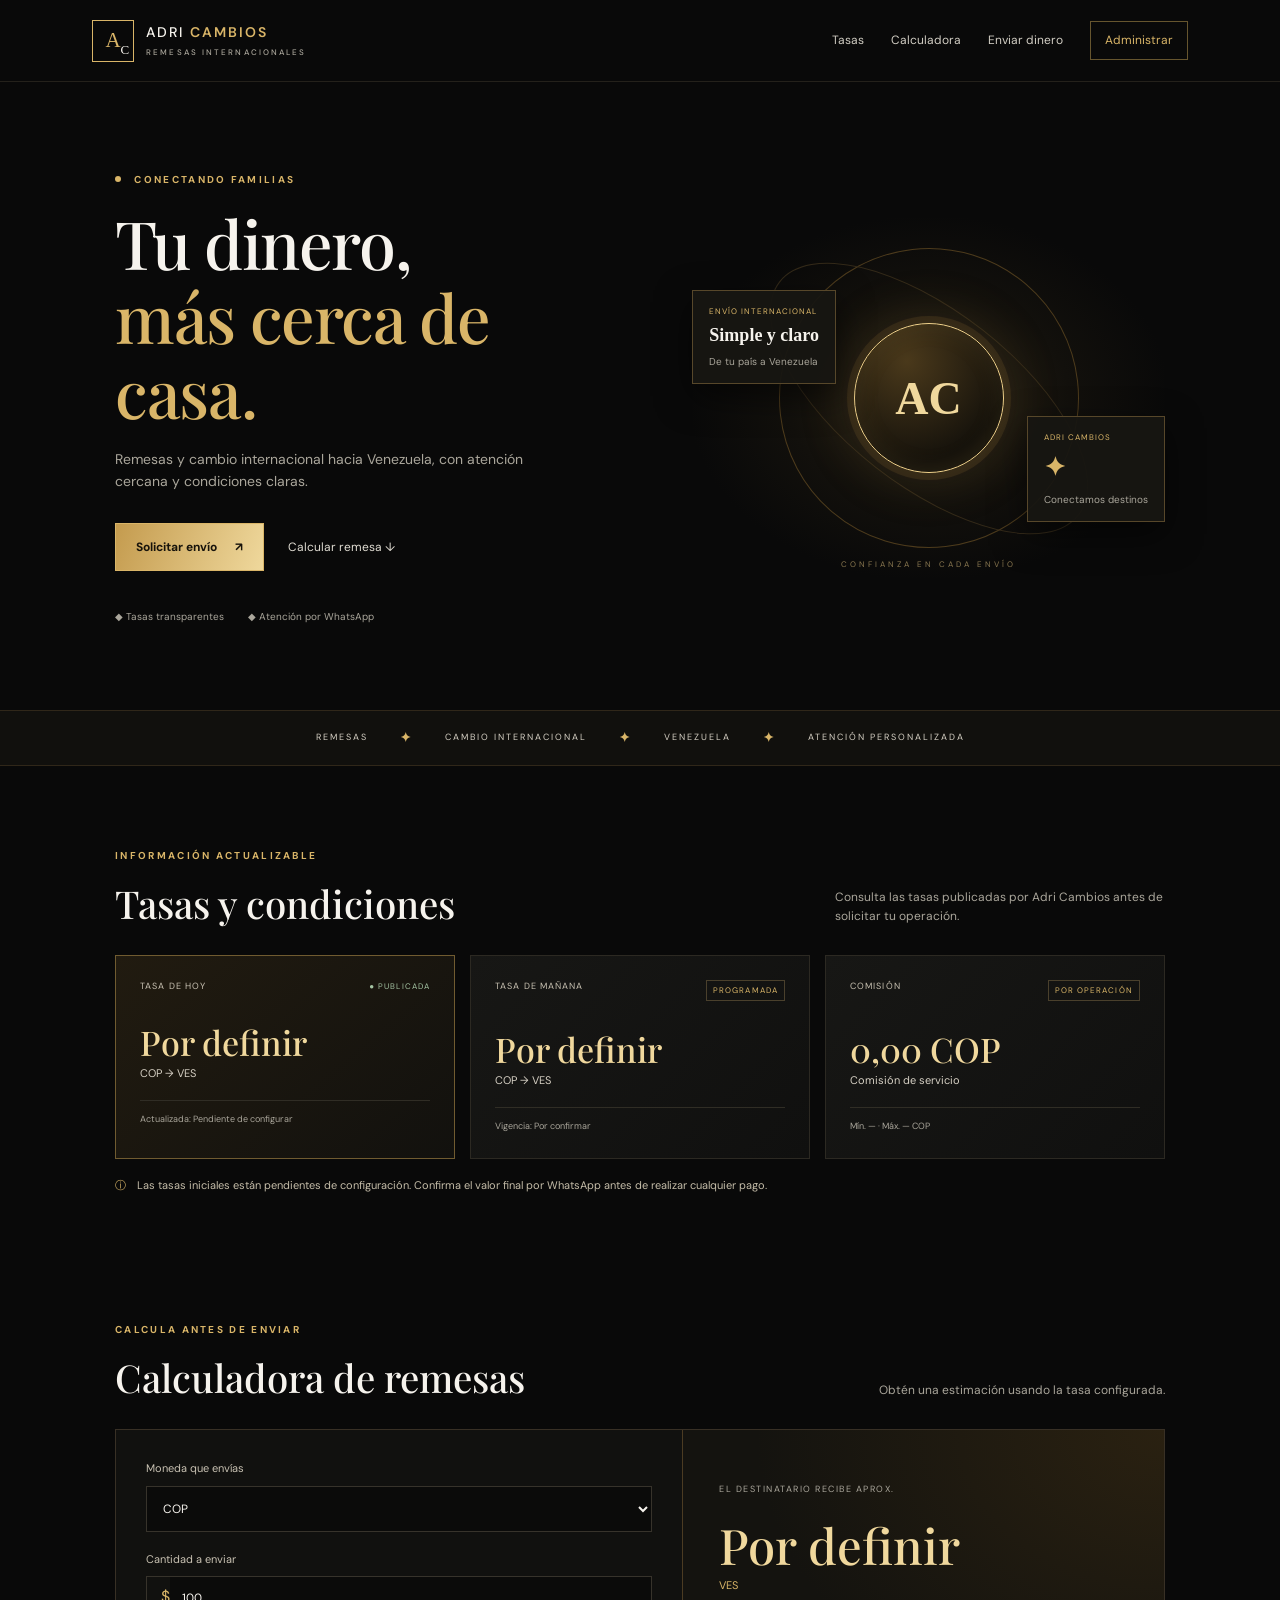
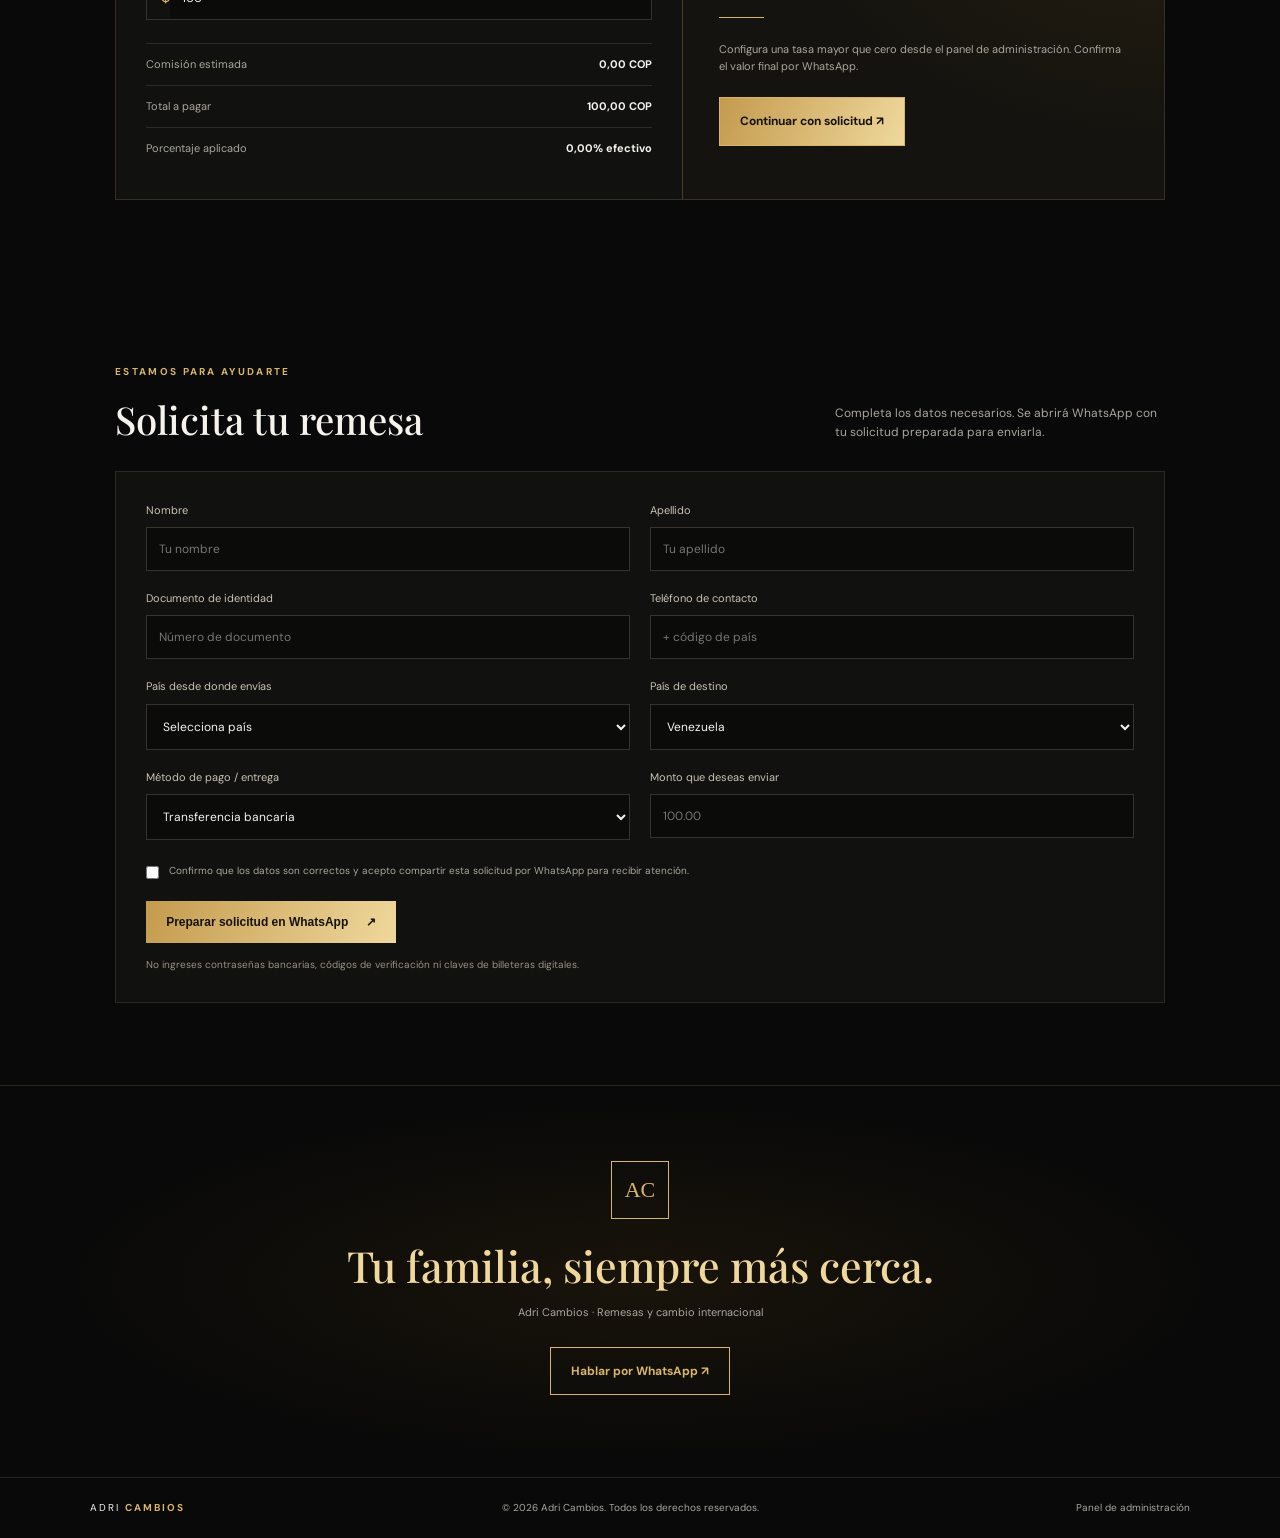
<file: index.html>
<!doctype html>
<html lang="es">
<head>
  <meta charset="utf-8">
  <meta name="viewport" content="width=device-width, initial-scale=1">
  <meta name="theme-color" content="#0a0a0a">
  <meta name="description" content="Adri Cambios: remesas y cambios internacionales hacia Venezuela.">
  <title>Adri Cambios | Remesas y cambio internacional</title>
  <link rel="icon" href="favicon.svg" type="image/svg+xml"><link rel="stylesheet" href="styles.css">
</head>
<body>
  <header class="topbar">
    <a class="brand" href="#inicio" aria-label="Adri Cambios inicio"><span class="brand-mark">A<span>C</span></span><span class="brand-name">ADRI <b>CAMBIOS</b><small>REMESAS INTERNACIONALES</small></span></a>
    <nav><a href="#tasas">Tasas</a><a href="#calculadora">Calculadora</a><a href="#enviar">Enviar dinero</a><a class="nav-admin" href="admin.html">Administrar</a></nav>
  </header>

  <main>
    <section class="hero" id="inicio">
      <div class="hero-copy">
        <p class="eyebrow"><span class="dot"></span> CONECTANDO FAMILIAS</p>
        <h1>Tu dinero,<br><em>más cerca de casa.</em></h1>
        <p class="hero-text">Remesas y cambio internacional hacia Venezuela, con atención cercana y condiciones claras.</p>
        <div class="hero-actions"><a class="button gold-button" href="#enviar">Solicitar envío <span>↗</span></a><a class="text-link" href="#calculadora">Calcular remesa ↓</a></div>
        <div class="trust-row"><span>◆ Tasas transparentes</span><span>◆ Atención por WhatsApp</span></div>
      </div>
      <div class="hero-art" aria-label="Ilustración decorativa de transferencia internacional">
        <div class="orbit orbit-one"></div><div class="orbit orbit-two"></div><div class="gold-coin">AC</div>
        <div class="float-card card-left"><small>ENVÍO INTERNACIONAL</small><b>Simple y claro</b><span>De tu país a Venezuela</span></div>
        <div class="float-card card-right"><small>ADRI CAMBIOS</small><b>✦</b><span>Conectamos destinos</span></div>
        <div class="art-caption">CONFIANZA EN CADA ENVÍO</div>
      </div>
    </section>

    <section class="ticker"><span>REMESAS</span><b>✦</b><span>CAMBIO INTERNACIONAL</span><b>✦</b><span>VENEZUELA</span><b>✦</b><span>ATENCIÓN PERSONALIZADA</span></section>

    <section class="section" id="tasas">
      <div class="section-heading"><div><p class="eyebrow">INFORMACIÓN ACTUALIZABLE</p><h2>Tasas y condiciones</h2></div><p class="muted">Consulta las tasas publicadas por Adri Cambios antes de solicitar tu operación.</p></div>
      <div class="rate-grid">
        <article class="rate-card featured"><div class="rate-top"><span>TASA DE HOY</span><span class="status-dot">● PUBLICADA</span></div><div class="rate-number" id="todayRate">—</div><div class="rate-label" id="todayLabel">COP → VES</div><div class="rate-foot">Actualizada: <span id="updatedAt">Pendiente de configurar</span></div></article>
        <article class="rate-card"><div class="rate-top"><span>TASA DE MAÑANA</span><span class="pill">PROGRAMADA</span></div><div class="rate-number" id="tomorrowRate">—</div><div class="rate-label" id="tomorrowLabel">COP → VES</div><div class="rate-foot">Vigencia: <span id="tomorrowDate">Por confirmar</span></div></article>
        <article class="rate-card"><div class="rate-top"><span>COMISIÓN</span><span class="pill">POR OPERACIÓN</span></div><div class="rate-number" id="feeDisplay">—</div><div class="rate-label">Comisión de servicio</div><div class="rate-foot" id="limitsDisplay">Límites por configurar</div></article>
      </div>
      <p class="notice"><span>ⓘ</span> Las tasas iniciales están pendientes de configuración. Confirma el valor final por WhatsApp antes de realizar cualquier pago.</p>
    </section>

    <section class="section calculator-section" id="calculadora">
      <div class="section-heading"><div><p class="eyebrow">CALCULA ANTES DE ENVIAR</p><h2>Calculadora de remesas</h2></div><p class="muted">Obtén una estimación usando la tasa configurada.</p></div>
      <div class="calculator">
        <div class="calc-form">
          <label for="currency">Moneda que envías</label><select id="currency"></select>
          <label for="amount">Cantidad a enviar</label><div class="amount-input"><span id="currencySymbol">$</span><input id="amount" type="number" min="0" step="any" placeholder="100.00" value="100"></div>
          <div class="calc-row"><span>Comisión estimada</span><b id="calcFee">—</b></div><div class="calc-row"><span>Total a pagar</span><b id="calcTotal">—</b></div><div class="calc-row"><span>Porcentaje aplicado</span><b id="calcPercent">—</b></div>
        </div>
        <div class="calc-result"><span class="result-kicker">EL DESTINATARIO RECIBE APROX.</span><div class="result-amount" id="receiveAmount">—</div><div class="result-currency" id="receiveCurrency">VES</div><div class="result-divider"></div><p id="calcExplanation">Configura una tasa desde el panel de administración para activar el cálculo.</p><a href="#enviar" class="button gold-button">Continuar con solicitud ↗</a></div>
      </div>
    </section>

    <section class="section" id="enviar">
      <div class="section-heading"><div><p class="eyebrow">ESTAMOS PARA AYUDARTE</p><h2>Solicita tu remesa</h2></div><p class="muted">Completa los datos necesarios. Se abrirá WhatsApp con tu solicitud preparada para enviarla.</p></div>
      <form id="remitForm" class="request-form">
        <div class="form-grid">
          <div><label for="firstName">Nombre</label><input id="firstName" required autocomplete="given-name" placeholder="Tu nombre"></div>
          <div><label for="lastName">Apellido</label><input id="lastName" required autocomplete="family-name" placeholder="Tu apellido"></div>
          <div><label for="documentId">Documento de identidad</label><input id="documentId" required autocomplete="off" placeholder="Número de documento"></div>
          <div><label for="phone">Teléfono de contacto</label><input id="phone" required type="tel" autocomplete="tel" placeholder="+ código de país"></div>
          <div><label for="origin">País desde donde envías</label><select id="origin" required><option value="">Selecciona país</option><option>Colombia</option><option>Chile</option><option>Perú</option><option>Ecuador</option><option>Estados Unidos</option><option>España</option><option>Panamá</option><option>Otro</option></select></div>
          <div><label for="destination">País de destino</label><select id="destination" required><option value="Venezuela">Venezuela</option></select></div>
          <div><label for="method">Método de pago / entrega</label><select id="method" required></select></div>
          <div><label for="sendAmount">Monto que deseas enviar</label><input id="sendAmount" type="number" min="0.01" step="any" required placeholder="100.00"></div>
        </div>
        <label class="consent"><input id="consent" type="checkbox" required><span>Confirmo que los datos son correctos y acepto compartir esta solicitud por WhatsApp para recibir atención.</span></label>
        <button class="button gold-button submit-button" type="submit">Preparar solicitud en WhatsApp <span>↗</span></button>
        <p class="form-note">No ingreses contraseñas bancarias, códigos de verificación ni claves de billeteras digitales.</p>
      </form>
    </section>
    <section class="closing"><div class="closing-mark">AC</div><h2>Tu familia, siempre más cerca.</h2><p>Adri Cambios · Remesas y cambio internacional</p><a class="button outline-button" href="https://wa.me/584145811952" target="_blank" rel="noopener">Hablar por WhatsApp ↗</a></section>
  </main>
  <footer><a class="footer-brand" href="#inicio">ADRI <b>CAMBIOS</b></a><span>© <span id="year"></span> Adri Cambios. Todos los derechos reservados.</span><a href="admin.html">Panel de administración</a></footer>
  <script src="site-config.js"></script><script src="app.js"></script>
</body>
</html>
</file>
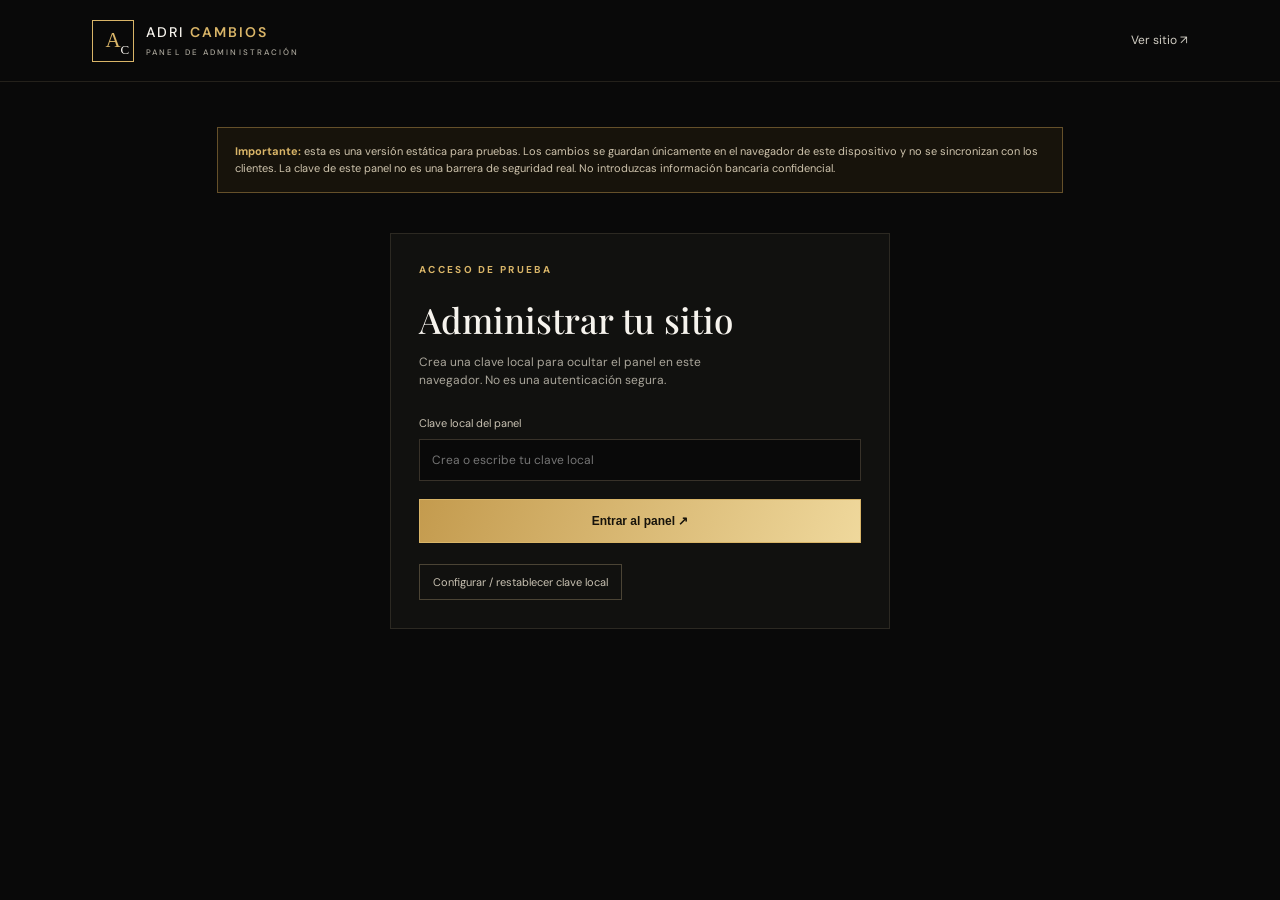
<file: admin.html>
<!doctype html>
<html lang="es"><head><meta charset="utf-8"><meta name="viewport" content="width=device-width,initial-scale=1"><meta name="theme-color" content="#090909"><title>Administración | Adri Cambios</title><link rel="icon" href="favicon.svg" type="image/svg+xml"><link rel="stylesheet" href="styles.css"><link rel="stylesheet" href="admin.css"></head>
<body class="admin-body"><header class="topbar"><a class="brand" href="index.html"><span class="brand-mark">A<span>C</span></span><span class="brand-name">ADRI <b>CAMBIOS</b><small>PANEL DE ADMINISTRACIÓN</small></span></a><nav><a href="index.html">Ver sitio ↗</a></nav></header>
<main class="admin-wrap">
<section class="admin-warning"><b>Importante:</b> esta es una versión estática para pruebas. Los cambios se guardan únicamente en el navegador de este dispositivo y no se sincronizan con los clientes. La clave de este panel no es una barrera de seguridad real. No introduzcas información bancaria confidencial.</section>
<section class="login-panel" id="loginPanel"><p class="eyebrow">ACCESO DE PRUEBA</p><h1>Administrar tu sitio</h1><p class="muted">Crea una clave local para ocultar el panel en este navegador. No es una autenticación segura.</p><form id="loginForm"><label for="adminPin">Clave local del panel</label><input id="adminPin" type="password" required minlength="4" placeholder="Crea o escribe tu clave local"><button class="button gold-button" type="submit">Entrar al panel ↗</button><p id="loginError" class="error"></p></form><button id="resetPin" class="subtle-button">Configurar / restablecer clave local</button></section>
<section id="adminApp" hidden>
<div class="admin-title"><div><p class="eyebrow">CONTROL DEL NEGOCIO</p><h1>Configuración</h1></div><button id="logout" class="subtle-button">Bloquear panel</button></div>
<form id="settingsForm" class="settings-card">
<h2>Tasas de cambio</h2><div class="admin-grid">
<div><label for="todayRateInput">Tasa de hoy</label><input id="todayRateInput" type="number" min="0" step="any" required></div>
<div><label for="tomorrowRateInput">Tasa de mañana</label><input id="tomorrowRateInput" type="number" min="0" step="any" required></div>
<div><label for="fromCurrency">Moneda que envía el cliente</label><select id="fromCurrency"></select></div>
<div><label for="toCurrency">Moneda que recibe el destinatario</label><select id="toCurrency"></select></div>
<div><label for="updatedAt">Fecha / texto de actualización</label><input id="updatedAt" placeholder="Ej. 13 oct. 2026, 2:00 p. m."></div>
<div><label for="tomorrowDate">Vigencia de tasa de mañana</label><input id="tomorrowDate" placeholder="Ej. 14 oct. 2026"></div>
</div>
<h2>Comisión y límites</h2>
<div class="fee-tool">
  <div class="fee-tool-heading"><span class="fee-icon">％</span><div><b>Calculadora interna de comisiones</b><small>Prueba cuánto cobras y cuánto paga el cliente antes de guardar.</small></div></div>
  <div class="admin-grid">
    <div><label for="feeTestAmount">Monto de ejemplo</label><input id="feeTestAmount" type="number" min="0" step="any" value="100"></div>
    <div><label>Comisión calculada</label><output id="feeTestCommission">8.00 COP</output></div>
    <div><label>Total que paga el cliente</label><output id="feeTestTotal">108.00 COP</output></div>
    <div><label>Porcentaje efectivo</label><output id="feeTestPercent">8%</output></div>
  </div>
</div>
<div class="admin-grid">
<div><label for="feeType">Tipo de comisión</label><select id="feeType"><option value="fixed">Monto fijo</option><option value="percent">Porcentaje del envío</option></select></div>
<div><label for="feeValue">Valor de comisión</label><input id="feeValue" type="number" min="0" step="any" required></div>
<div><label for="minAmount">Monto mínimo (0 = sin límite)</label><input id="minAmount" type="number" min="0" step="any"></div>
<div><label for="maxAmount">Monto máximo (0 = sin límite)</label><input id="maxAmount" type="number" min="0" step="any"></div>
</div>
<h2>Opciones del servicio</h2>
<div class="admin-grid">
<div class="full-field"><label for="currencies">Monedas disponibles (separadas por coma)</label><textarea id="currencies" rows="3" required placeholder="COP, USD, EUR, CLP, PEN, VES"></textarea><small>Escribe los códigos de moneda separados por comas.</small></div>
<div class="full-field"><label for="methods">Métodos de pago/entrega (separados por coma)</label><textarea id="methods" rows="4" required placeholder="Transferencia bancaria, Pago móvil, Binance Pay"></textarea><small>Escribe cada método separado por una coma. Puedes añadir, editar o eliminar nombres aquí.</small></div>
<div><label for="whatsapp">WhatsApp con código de país (solo números)</label><input id="whatsapp" required inputmode="numeric" placeholder="584145811952"></div>
<div><label for="note">Nota informativa</label><input id="note" placeholder="Confirma la tasa antes de pagar"></div>
</div>
<div class="admin-actions"><button class="button gold-button" type="submit">Guardar cambios en este navegador</button><button class="button danger-button" type="button" id="resetDefaults">Restaurar valores iniciales</button></div><p id="saveStatus" role="status" class="save-status"></p>
</form>
<section class="settings-card export-card"><h2>Publicar cambios en GitHub Pages</h2><p>Los cambios guardados aquí no modifican automáticamente los archivos publicados. Usa este botón para descargar un archivo de configuración y conserva una copia; para que todos los visitantes vean nuevos valores, será necesario actualizar la configuración publicada.</p><button id="publishConfig" class="button gold-button" type="button">Generar archivo para publicar en GitHub ↓</button>
<button id="exportConfig" class="button outline-button" type="button">Exportar copia JSON ↓</button><button id="importConfig" class="button outline-button" type="button">Importar copia JSON ↑</button><input id="importFile" type="file" accept=".json,application/json" hidden></section>
</section>
</main><script src="site-config.js"></script><script src="admin.js"></script></body></html>
</file>
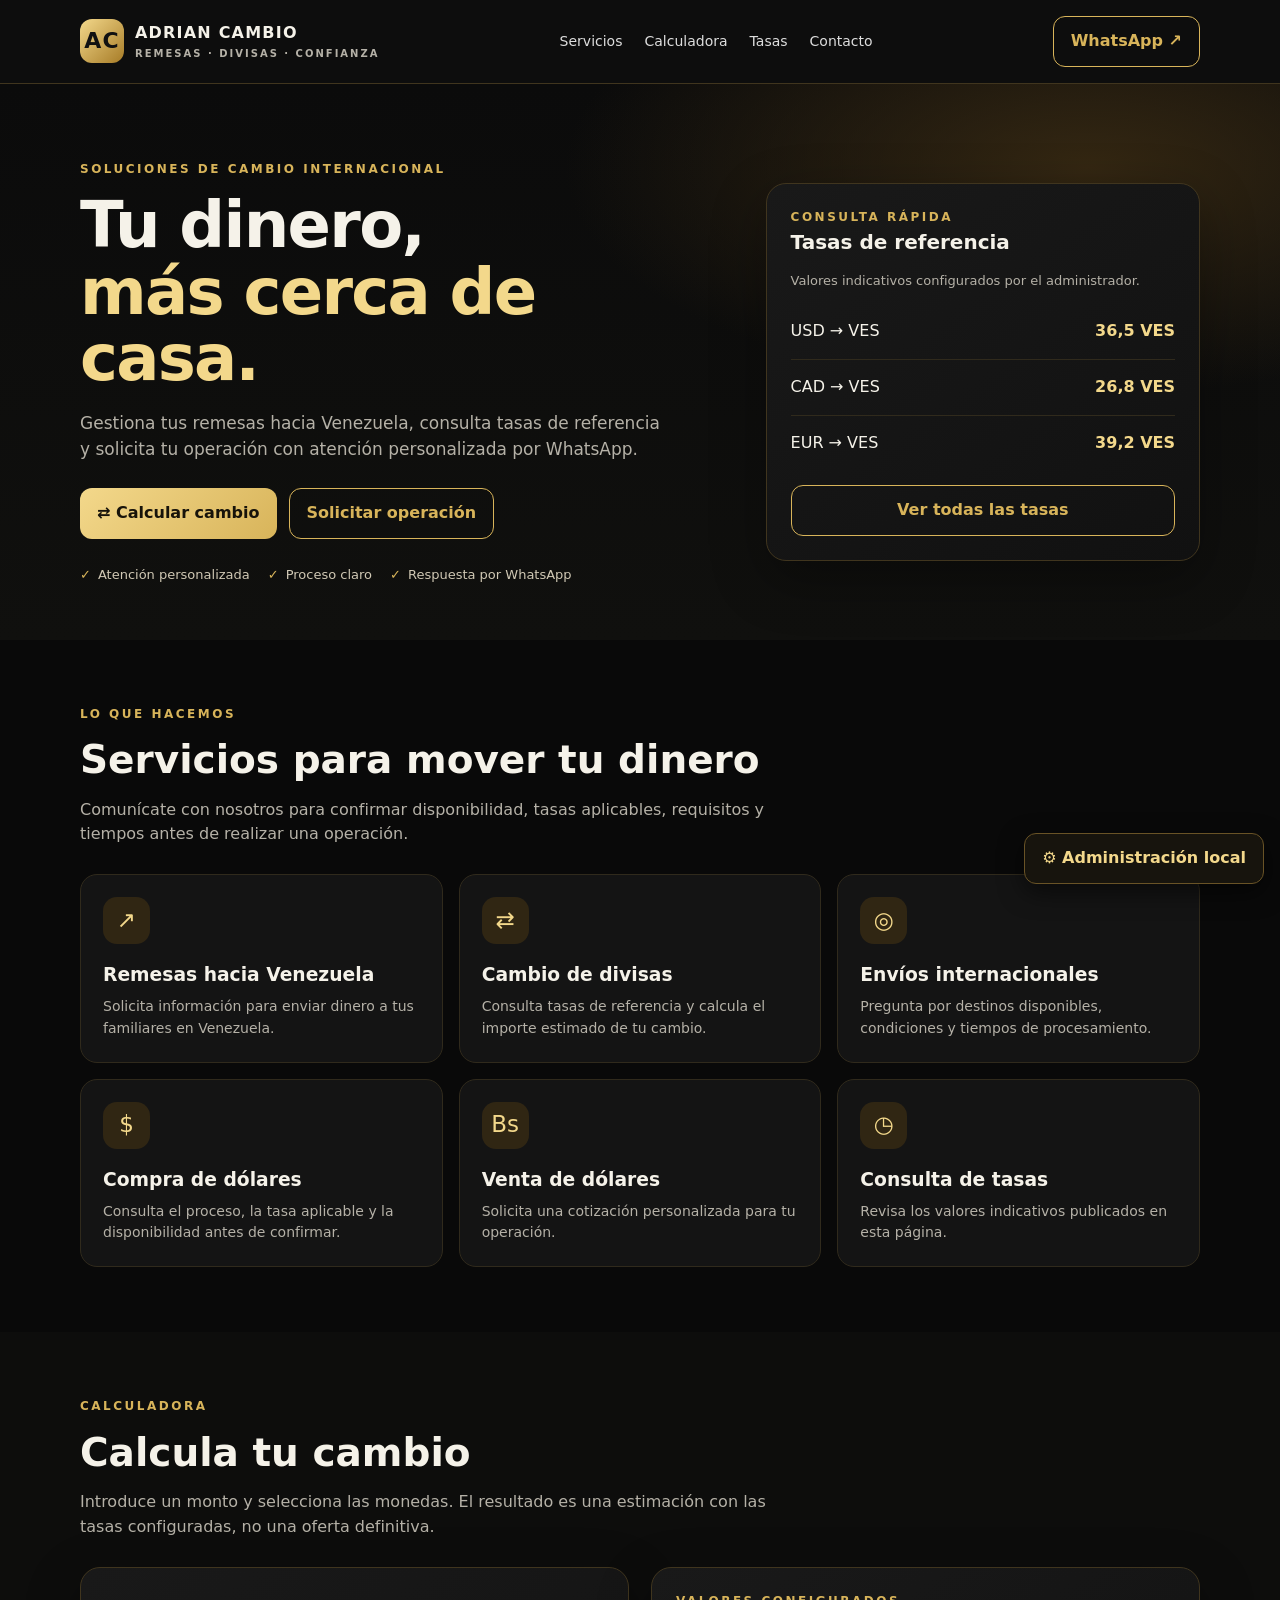
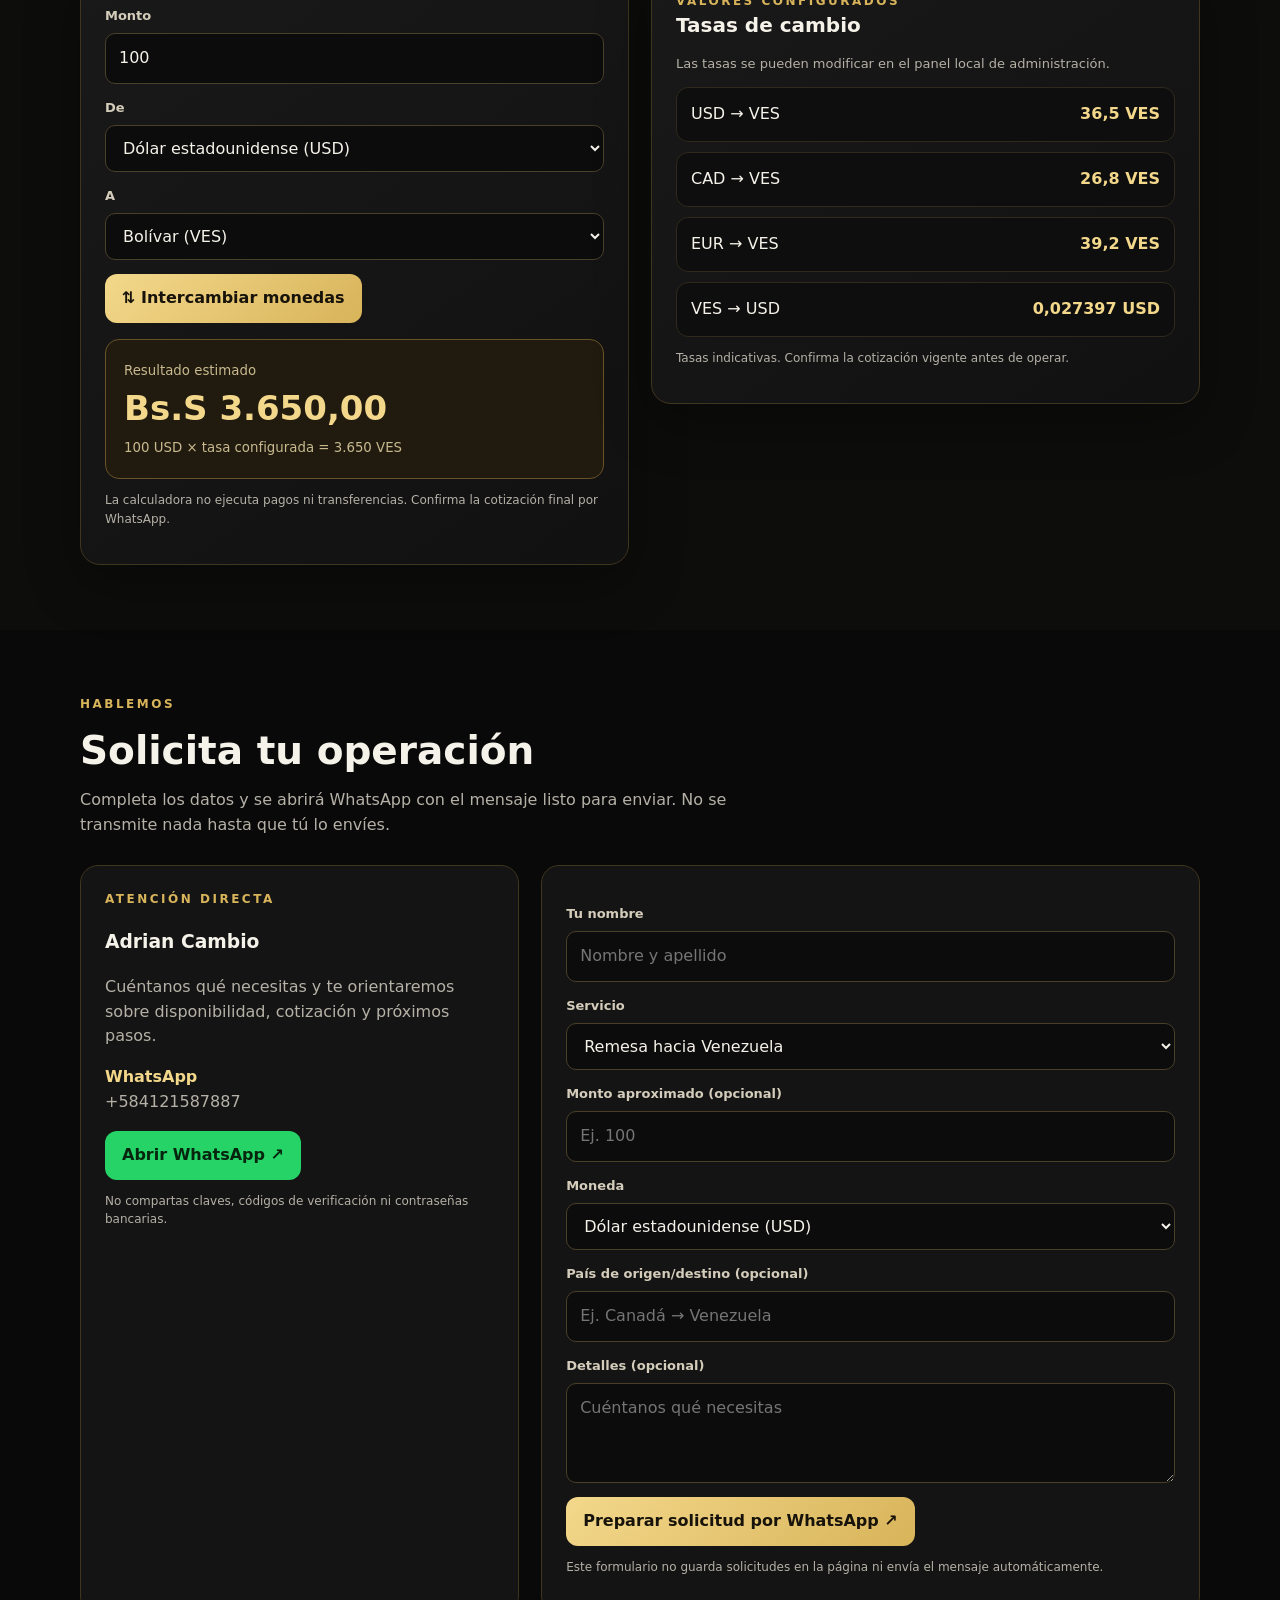
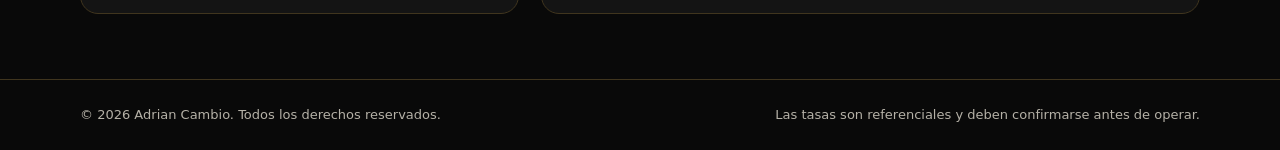
<file: adrian_cambio (1).html>
<!DOCTYPE html>
<html lang="es">
<head>
<meta charset="UTF-8">
<meta name="viewport" content="width=device-width, initial-scale=1">
<meta name="theme-color" content="#0b0b0b">
<meta name="description" content="Adrian Cambio: remesas hacia Venezuela, cambio de divisas y envíos internacionales.">
<title>Adrian Cambio | Remesas y Divisas</title>
<style>
:root{--bg:#090909;--panel:#141414;--panel2:#1c1a15;--gold:#d8b45a;--gold2:#f3d88b;--text:#f5f2e9;--muted:#b5b1a7;--line:#40351e;--green:#25d366}
*{box-sizing:border-box}html{scroll-behavior:smooth}body{margin:0;background:var(--bg);color:var(--text);font-family:Inter,system-ui,-apple-system,Segoe UI,Roboto,Arial,sans-serif;line-height:1.55}a{color:inherit;text-decoration:none}button,input,select,textarea{font:inherit}button,.btn{cursor:pointer;border:0;border-radius:12px;padding:12px 17px;font-weight:750;display:inline-flex;align-items:center;justify-content:center;gap:8px;transition:.2s}button:hover,.btn:hover{transform:translateY(-1px);filter:brightness(1.08)}.btn-gold,button.primary{background:linear-gradient(135deg,var(--gold2),var(--gold));color:#17130a}.btn-outline{border:1px solid var(--gold);color:var(--gold);background:transparent}.btn-green{background:var(--green);color:#06250f}.wrap{width:min(1120px,92%);margin:auto}.topbar{border-bottom:1px solid var(--line);background:#0d0d0d}.nav{display:flex;justify-content:space-between;align-items:center;gap:18px;padding:16px 0}.brand{display:flex;align-items:center;gap:11px;font-weight:900;letter-spacing:1.2px}.brand-mark{width:44px;height:44px;display:grid;place-items:center;border-radius:12px;background:linear-gradient(135deg,var(--gold2),#a77c27);color:#111;font-size:22px}.brand small{display:block;color:var(--muted);font-size:10px;letter-spacing:2px;font-weight:650}.navlinks{display:flex;gap:22px;color:#ddd;font-size:14px}.navlinks a:hover{color:var(--gold)}.hero{padding:76px 0 55px;background:radial-gradient(ellipse at 85% 15%,#342712 0,transparent 34%),linear-gradient(180deg,#0b0b0b,#10100e)}.hero-grid{display:grid;grid-template-columns:1.2fr .8fr;gap:34px;align-items:center}.eyebrow{color:var(--gold);font-size:12px;font-weight:850;letter-spacing:2.5px;text-transform:uppercase}.hero h1{font-size:clamp(36px,5.3vw,64px);line-height:1.04;letter-spacing:-1.7px;margin:14px 0 18px}.gold{color:var(--gold2)}.hero p{color:var(--muted);max-width:590px;font-size:17px}.actions{display:flex;gap:12px;flex-wrap:wrap;margin-top:25px}.trust{display:flex;gap:18px;flex-wrap:wrap;margin-top:26px;color:#d1c9b5;font-size:13px}.trust span:before{content:"✓";color:var(--gold);font-weight:900;margin-right:7px}.hero-card,.card{background:linear-gradient(145deg,#191919,#111);border:1px solid var(--line);border-radius:20px;padding:24px;box-shadow:0 18px 55px #0005}.hero-card h3,.card h3{margin:0 0 6px;font-size:20px}.muted{color:var(--muted)}.rate-preview{display:flex;justify-content:space-between;gap:12px;padding:15px 0;border-bottom:1px solid #302a1c}.rate-preview:last-child{border:0}.rate-preview strong{color:var(--gold2)}section{padding:65px 0}.section-head{margin-bottom:27px}.section-head h2{font-size:clamp(27px,4vw,39px);margin:7px 0}.section-head p{color:var(--muted);max-width:700px;margin:0}.services{display:grid;grid-template-columns:repeat(3,1fr);gap:16px}.service{padding:22px;border-radius:17px;background:var(--panel);border:1px solid #302a1c}.service .ico{width:47px;height:47px;border-radius:14px;background:#302613;color:var(--gold2);display:grid;place-items:center;font-size:23px;margin-bottom:16px}.service h3{margin:0 0 7px}.service p{margin:0;color:var(--muted);font-size:14px}.calc-grid{display:grid;grid-template-columns:1fr 1fr;gap:22px;align-items:start}.field{display:grid;gap:7px;margin:14px 0}.field label{font-size:13px;color:#d5cdbb;font-weight:700}.field input,.field select,.field textarea{width:100%;padding:12px 13px;border:1px solid #4a402a;border-radius:10px;background:#0c0c0c;color:var(--text);outline:none}.field input:focus,.field select:focus,.field textarea:focus{border-color:var(--gold)}.result{background:#211b0f;border:1px solid #695326;padding:18px;border-radius:14px;margin-top:16px}.result small{color:#c8b98e}.result output{display:block;font-size:clamp(24px,4vw,34px);font-weight:900;color:var(--gold2);overflow-wrap:anywhere}.rates-list{display:grid;gap:10px}.rate-row{display:flex;justify-content:space-between;gap:12px;padding:14px;border-radius:12px;background:#0e0e0e;border:1px solid #302a1c}.rate-row strong{color:var(--gold2);text-align:right}.note{font-size:12px;color:var(--muted);margin-top:12px}.contact-grid{display:grid;grid-template-columns:.8fr 1.2fr;gap:22px}.contact-box{border:1px solid var(--line);background:var(--panel);border-radius:18px;padding:24px}.contact-box p{color:var(--muted)}.footer{border-top:1px solid var(--line);padding:25px 0;color:var(--muted);font-size:13px}.footer-inner{display:flex;justify-content:space-between;gap:15px;flex-wrap:wrap}.admin-toggle{position:fixed;right:16px;bottom:16px;z-index:20;border:1px solid #695326;background:#17140d;color:var(--gold2);box-shadow:0 8px 25px #0008}.admin{display:none;position:fixed;z-index:30;inset:0;background:#000b;overflow:auto;padding:22px}.admin.open{display:block}.admin-panel{max-width:760px;margin:25px auto;background:#111;border:1px solid var(--gold);border-radius:20px;padding:24px}.admin-head{display:flex;justify-content:space-between;align-items:center;gap:12px}.admin-grid{display:grid;grid-template-columns:1fr 1fr;gap:12px}.admin .field{margin:8px 0}.admin-actions{display:flex;gap:10px;flex-wrap:wrap;margin-top:16px}.status{font-size:12px;color:var(--gold2);min-height:20px}.hidden{display:none!important}
@media(max-width:800px){.hero-grid,.calc-grid,.contact-grid{grid-template-columns:1fr}.services{grid-template-columns:repeat(2,1fr)}.navlinks{display:none}.hero{padding-top:48px}.hero h1{letter-spacing:-.8px}}
@media(max-width:520px){.services{grid-template-columns:1fr}.hero-card,.card,.contact-box{padding:19px}section{padding:48px 0}.admin{padding:8px}.admin-panel{padding:16px;margin:8px auto}.admin-grid{grid-template-columns:1fr}.nav{padding:12px 0}}
</style>
</head>
<body>
<header class="topbar"><div class="wrap nav">
<a class="brand" href="#inicio" aria-label="Adrian Cambio inicio"><span class="brand-mark">AC</span><span>ADRIAN CAMBIO<small>REMESAS · DIVISAS · CONFIANZA</small></span></a>
<nav class="navlinks" aria-label="Navegación"><a href="#servicios">Servicios</a><a href="#calculadora">Calculadora</a><a href="#tasas">Tasas</a><a href="#contacto">Contacto</a></nav>
<a class="btn btn-outline" id="navWhatsApp" target="_blank" rel="noopener">WhatsApp ↗</a>
</div></header>
<main>
<section class="hero" id="inicio"><div class="wrap hero-grid">
<div><div class="eyebrow">Soluciones de cambio internacional</div><h1>Tu dinero,<br><span class="gold">más cerca de casa.</span></h1><p id="heroText">Gestiona tus remesas hacia Venezuela, consulta tasas de referencia y solicita tu operación con atención personalizada por WhatsApp.</p><div class="actions"><a class="btn btn-gold" href="#calculadora">⇄ Calcular cambio</a><a class="btn btn-outline" href="#contacto">Solicitar operación</a></div><div class="trust"><span>Atención personalizada</span><span>Proceso claro</span><span>Respuesta por WhatsApp</span></div></div>
<div class="hero-card"><div class="eyebrow">Consulta rápida</div><h3>Tasas de referencia</h3><p class="muted" style="font-size:13px">Valores indicativos configurados por el administrador.</p><div id="heroRates"></div><a class="btn btn-outline" style="width:100%;margin-top:15px" href="#tasas">Ver todas las tasas</a></div>
</div></section>
<section id="servicios"><div class="wrap"><div class="section-head"><div class="eyebrow">Lo que hacemos</div><h2>Servicios para mover tu dinero</h2><p>Comunícate con nosotros para confirmar disponibilidad, tasas aplicables, requisitos y tiempos antes de realizar una operación.</p></div><div class="services">
<article class="service"><div class="ico">↗</div><h3>Remesas hacia Venezuela</h3><p>Solicita información para enviar dinero a tus familiares en Venezuela.</p></article>
<article class="service"><div class="ico">⇄</div><h3>Cambio de divisas</h3><p>Consulta tasas de referencia y calcula el importe estimado de tu cambio.</p></article>
<article class="service"><div class="ico">◎</div><h3>Envíos internacionales</h3><p>Pregunta por destinos disponibles, condiciones y tiempos de procesamiento.</p></article>
<article class="service"><div class="ico">$</div><h3>Compra de dólares</h3><p>Consulta el proceso, la tasa aplicable y la disponibilidad antes de confirmar.</p></article>
<article class="service"><div class="ico">Bs</div><h3>Venta de dólares</h3><p>Solicita una cotización personalizada para tu operación.</p></article>
<article class="service"><div class="ico">◷</div><h3>Consulta de tasas</h3><p>Revisa los valores indicativos publicados en esta página.</p></article>
</div></div></section>
<section id="calculadora" style="background:#0d0d0c"><div class="wrap"><div class="section-head"><div class="eyebrow">Calculadora</div><h2>Calcula tu cambio</h2><p>Introduce un monto y selecciona las monedas. El resultado es una estimación con las tasas configuradas, no una oferta definitiva.</p></div><div class="calc-grid">
<div class="card"><div class="field"><label for="amount">Monto</label><input id="amount" type="number" min="0" step="any" value="100" inputmode="decimal"></div><div class="field"><label for="fromCurrency">De</label><select id="fromCurrency"></select></div><div class="field"><label for="toCurrency">A</label><select id="toCurrency"></select></div><button class="primary" id="swapBtn" type="button">⇅ Intercambiar monedas</button><div class="result"><small>Resultado estimado</small><output id="calcResult">—</output><small id="calcFormula">Configura las tasas para calcular.</small></div><p class="note">La calculadora no ejecuta pagos ni transferencias. Confirma la cotización final por WhatsApp.</p></div>
<div class="card" id="tasas"><div class="eyebrow">Valores configurados</div><h3>Tasas de cambio</h3><p class="muted" style="font-size:13px">Las tasas se pueden modificar en el panel local de administración.</p><div class="rates-list" id="ratesList"></div><p class="note" id="rateUpdated">Tasas indicativas. Consulta la cotización vigente antes de operar.</p></div>
</div></div></section>
<section id="contacto"><div class="wrap"><div class="section-head"><div class="eyebrow">Hablemos</div><h2>Solicita tu operación</h2><p>Completa los datos y se abrirá WhatsApp con el mensaje listo para enviar. No se transmite nada hasta que tú lo envíes.</p></div><div class="contact-grid">
<div class="contact-box"><div class="eyebrow">Atención directa</div><h3>Adrian Cambio</h3><p>Cuéntanos qué necesitas y te orientaremos sobre disponibilidad, cotización y próximos pasos.</p><p><strong style="color:var(--gold2)">WhatsApp</strong><br><span id="phoneText">+58 412-1587887</span></p><a class="btn btn-green" id="contactWhatsApp" target="_blank" rel="noopener">Abrir WhatsApp ↗</a><p class="note">No compartas claves, códigos de verificación ni contraseñas bancarias.</p></div>
<form class="contact-box" id="requestForm"><div class="field"><label for="clientName">Tu nombre</label><input id="clientName" required maxlength="80" placeholder="Nombre y apellido"></div><div class="field"><label for="serviceType">Servicio</label><select id="serviceType" required><option value="Remesa hacia Venezuela">Remesa hacia Venezuela</option><option value="Cambio de divisas">Cambio de divisas</option><option value="Envío internacional">Envío internacional</option><option value="Compra de dólares">Compra de dólares</option><option value="Venta de dólares">Venta de dólares</option><option value="Consulta de tasas">Consulta de tasas</option></select></div><div class="field"><label for="requestAmount">Monto aproximado (opcional)</label><input id="requestAmount" type="number" min="0" step="any" placeholder="Ej. 100"></div><div class="field"><label for="requestCurrency">Moneda</label><select id="requestCurrency"></select></div><div class="field"><label for="destination">País de origen/destino (opcional)</label><input id="destination" maxlength="100" placeholder="Ej. Canadá → Venezuela"></div><div class="field"><label for="details">Detalles (opcional)</label><textarea id="details" rows="3" maxlength="500" placeholder="Cuéntanos qué necesitas"></textarea></div><button class="primary" type="submit">Preparar solicitud por WhatsApp ↗</button><p class="note">Este formulario no guarda solicitudes en la página ni envía el mensaje automáticamente.</p></form>
</div></div></section>
</main>
<footer class="footer"><div class="wrap footer-inner"><span>© <span id="year"></span> Adrian Cambio. Todos los derechos reservados.</span><span>Las tasas son referenciales y deben confirmarse antes de operar.</span></div></footer>
<button class="admin-toggle" id="adminOpen" type="button">⚙ Administración local</button>
<div class="admin" id="adminModal" role="dialog" aria-modal="true" aria-labelledby="adminTitle"><div class="admin-panel">
<div class="admin-head"><div><div class="eyebrow">Configuración de este navegador</div><h2 id="adminTitle" style="margin:4px 0">Panel de administración</h2></div><button class="btn-outline" id="adminClose" type="button" aria-label="Cerrar">✕</button></div>
<p class="muted">Los cambios se guardan en el almacenamiento local de este navegador. No hay contraseña ni protección de servidor; no uses este panel para administrar información sensible en una web pública.</p>
<div class="admin-grid">
<div class="field"><label for="adminPhone">WhatsApp (con código de país)</label><input id="adminPhone" placeholder="584121587887"></div>
<div class="field"><label for="adminHero">Texto principal</label><input id="adminHero" maxlength="300"></div>
<div class="field"><label for="rateUSD">Tasa USD → VES</label><input id="rateUSD" type="number" min="0.000001" step="any"></div>
<div class="field"><label for="rateCAD">Tasa CAD → VES</label><input id="rateCAD" type="number" min="0.000001" step="any"></div>
<div class="field"><label for="rateEUR">Tasa EUR → VES</label><input id="rateEUR" type="number" min="0.000001" step="any"></div>
<div class="field"><label for="rateVESUSD">Tasa VES → USD</label><input id="rateVESUSD" type="number" min="0.000001" step="any"></div>
</div>
<div class="field"><label for="adminDisclaimer">Nota sobre tasas</label><input id="adminDisclaimer" maxlength="200"></div>
<div class="admin-actions"><button class="primary" id="saveAdmin" type="button">Guardar cambios</button><button class="btn-outline" id="resetAdmin" type="button">Restaurar valores iniciales</button></div><p class="status" id="adminStatus" aria-live="polite"></p>
<hr style="border:0;border-top:1px solid var(--line);margin:22px 0"><h3>Uso en Blogger</h3><p class="muted">Para publicar, copia el contenido de este archivo y pégalo en el editor HTML del tema o en un gadget HTML/JavaScript. Blogger puede modificar o restringir algunas estructuras según el lugar donde lo pegues. La persistencia local seguirá siendo distinta para cada navegador.</p>
</div></div>
<script>
(function(){
'use strict';
const KEY='adrianCambioSettingsV1';
const DEFAULTS={phone:'584121587887',hero:'Gestiona tus remesas hacia Venezuela, consulta tasas de referencia y solicita tu operación con atención personalizada por WhatsApp.',rates:{USD:36.5,CAD:26.8,EUR:39.2,VESUSD:1/36.5},disclaimer:'Tasas indicativas. Confirma la cotización vigente antes de operar.'};
let settings=loadSettings();
function loadSettings(){try{const s=JSON.parse(localStorage.getItem(KEY));if(s&&s.rates)return {...DEFAULTS,...s,rates:{...DEFAULTS.rates,...s.rates}}}catch(e){}return JSON.parse(JSON.stringify(DEFAULTS))}
function saveSettings(){try{localStorage.setItem(KEY,JSON.stringify(settings));return true}catch(e){return false}}
const $=id=>document.getElementById(id);
function num(v){const n=Number(v);return Number.isFinite(n)&&n>0?n:0}
function money(v,currency){try{return new Intl.NumberFormat('es-VE',{style:'currency',currency,maximumFractionDigits:2}).format(v)}catch(e){return Number(v).toLocaleString('es-VE',{maximumFractionDigits:2})+' '+currency}}
function formatRate(v){return Number(v).toLocaleString('es-VE',{maximumFractionDigits:6})}
function ratesToVES(code){if(code==='VES')return 1;if(code==='USD')return num(settings.rates.USD);if(code==='CAD')return num(settings.rates.CAD);if(code==='EUR')return num(settings.rates.EUR);return 0}
function convert(amount,from,to){if(from==='VES'&&to==='USD')return amount*num(settings.rates.VESUSD);if(from==='USD'&&to==='VES')return amount*num(settings.rates.USD);const a=ratesToVES(from),b=ratesToVES(to);return a&&b?amount*a/b:NaN}
function waUrl(message){return 'https://wa.me/'+String(settings.phone).replace(/\D/g,'')+'?text='+encodeURIComponent(message)}
function refreshLinks(){const url=waUrl('Hola, Adrian Cambio. Quisiera información sobre sus servicios.');$('navWhatsApp').href=url;$('contactWhatsApp').href=url;$('phoneText').textContent='+'+settings.phone.replace(/\D/g,'')}
function renderRates(){const items=[['USD','VES',settings.rates.USD],['CAD','VES',settings.rates.CAD],['EUR','VES',settings.rates.EUR],['VES','USD',settings.rates.VESUSD]];$('heroRates').innerHTML=items.slice(0,3).map(x=>`<div class="rate-preview"><span>${x[0]} → ${x[1]}</span><strong>${formatRate(x[2])} ${x[1]}</strong></div>`).join('');$('ratesList').innerHTML=items.map(x=>`<div class="rate-row"><span>${x[0]} → ${x[1]}</span><strong>${formatRate(x[2])} ${x[1]}</strong></div>`).join('');$('rateUpdated').textContent=settings.disclaimer}
function fillCurrencySelects(){const opts=[['USD','Dólar estadounidense (USD)'],['VES','Bolívar (VES)'],['CAD','Dólar canadiense (CAD)'],['EUR','Euro (EUR)']].map(x=>`<option value="${x[0]}">${x[1]}</option>`).join('');['fromCurrency','toCurrency','requestCurrency'].forEach(id=>$(id).innerHTML=opts);$('fromCurrency').value='USD';$('toCurrency').value='VES';$('requestCurrency').value='USD'}
function updateCalc(){const amount=num($('amount').value),from=$('fromCurrency').value,to=$('toCurrency').value;if(!amount){$('calcResult').textContent='—';$('calcFormula').textContent='Introduce un monto mayor que cero.';return}const result=convert(amount,from,to);$('calcResult').textContent=Number.isFinite(result)?money(result,to):'No disponible';$('calcFormula').textContent=Number.isFinite(result)?`${formatRate(amount)} ${from} × tasa configurada = ${formatRate(result)} ${to}`:'No hay una tasa válida para esta conversión.'}
function fillAdmin(){ $('adminPhone').value=settings.phone;$('adminHero').value=settings.hero;$('rateUSD').value=settings.rates.USD;$('rateCAD').value=settings.rates.CAD;$('rateEUR').value=settings.rates.EUR;$('rateVESUSD').value=settings.rates.VESUSD;$('adminDisclaimer').value=settings.disclaimer}
function render(){ $('heroText').textContent=settings.hero;refreshLinks();renderRates();updateCalc()}
$('amount').addEventListener('input',updateCalc);$('fromCurrency').addEventListener('change',updateCalc);$('toCurrency').addEventListener('change',updateCalc);
$('swapBtn').addEventListener('click',()=>{const f=$('fromCurrency').value;$('fromCurrency').value=$('toCurrency').value;$('toCurrency').value=f;updateCalc()});
$('requestForm').addEventListener('submit',e=>{e.preventDefault();const name=$('clientName').value.trim(),service=$('serviceType').value,amount=$('requestAmount').value.trim(),currency=$('requestCurrency').value,dest=$('destination').value.trim(),details=$('details').value.trim();let msg=`Hola, Adrian Cambio. Quiero solicitar información sobre una operación.\n\nNombre: ${name}\nServicio: ${service}`;if(amount)msg+=`\nMonto aproximado: ${amount} ${currency}`;if(dest)msg+=`\nOrigen/destino: ${dest}`;if(details)msg+=`\nDetalles: ${details}`;msg+='\n\nPor favor, confirmen la tasa vigente, disponibilidad, requisitos y pasos para completar la operación.';window.open(waUrl(msg),'_blank','noopener,noreferrer')});
$('adminOpen').addEventListener('click',()=>{$('adminModal').classList.add('open');fillAdmin()});$('adminClose').addEventListener('click',()=>$('adminModal').classList.remove('open'));$('adminModal').addEventListener('click',e=>{if(e.target===$('adminModal'))$('adminModal').classList.remove('open')});document.addEventListener('keydown',e=>{if(e.key==='Escape')$('adminModal').classList.remove('open')});
$('saveAdmin').addEventListener('click',()=>{const phone=$('adminPhone').value.replace(/\D/g,'');const usd=num($('rateUSD').value),cad=num($('rateCAD').value),eur=num($('rateEUR').value),vesusd=num($('rateVESUSD').value);if(phone.length<8||!usd||!cad||!eur||!vesusd){$('adminStatus').textContent='Revisa el teléfono y coloca tasas numéricas mayores que cero.';return}settings={phone,hero:$('adminHero').value.trim()||DEFAULTS.hero,rates:{USD:usd,CAD:cad,EUR:eur,VESUSD:vesusd},disclaimer:$('adminDisclaimer').value.trim()||DEFAULTS.disclaimer};const ok=saveSettings();render();$('adminStatus').textContent=ok?'Cambios guardados en este navegador.':'No se pudo guardar; el navegador podría bloquear el almacenamiento local.'});
$('resetAdmin').addEventListener('click',()=>{settings=JSON.parse(JSON.stringify(DEFAULTS));saveSettings();fillAdmin();render();$('adminStatus').textContent='Se restauraron los valores iniciales.'});
$('year').textContent=new Date().getFullYear();fillCurrencySelects();render();
})();
</script>
</body>
</html>
</file>
<file: styles.css>
@import url('https://fonts.googleapis.com/css2?family=DM+Sans:wght@400;500;600;700&family=Playfair+Display:wght@500;600;700&display=swap');
:root{--bg:#090909;--panel:#121212;--panel2:#171715;--gold:#d9b568;--gold2:#f0d89d;--text:#f6f3ed;--muted:#aaa69b;--line:#2c2922;--green:#a5c5a4}*{box-sizing:border-box}html{scroll-behavior:smooth;scroll-padding-top:90px}body{margin:0;background:var(--bg);color:var(--text);font-family:'DM Sans',Arial,sans-serif;line-height:1.55}a{color:inherit;text-decoration:none}.topbar{height:82px;padding:0 7.2%;display:flex;align-items:center;justify-content:space-between;border-bottom:1px solid #24211b;background:#090909;position:sticky;top:0;z-index:20}.brand{display:flex;align-items:center;gap:12px}.brand-mark{height:42px;width:42px;border:1px solid var(--gold);display:grid;place-items:center;color:var(--gold);font-family:Georgia,serif;font-size:21px;position:relative}.brand-mark span{font-size:13px;position:absolute;right:4px;bottom:0;color:var(--text)}.brand-name{font-size:14px;letter-spacing:2px;font-weight:500}.brand-name b{color:var(--gold);font-weight:600}.brand-name small{display:block;font-size:8px;letter-spacing:2.1px;color:var(--muted);margin-top:2px}nav{display:flex;gap:27px;align-items:center;font-size:12px;color:#d2cec4}nav a:hover,.text-link:hover,footer a:hover{color:var(--gold)}.nav-admin{border:1px solid #66552e;padding:9px 14px;color:var(--gold)}.hero{padding:90px 9% 85px;display:grid;grid-template-columns:1.05fr .95fr;align-items:center;gap:55px;min-height:550px;overflow:hidden}.eyebrow{font-size:10px;letter-spacing:2.3px;color:var(--gold);font-weight:700;margin:0 0 18px}.dot{display:inline-block;width:6px;height:6px;border-radius:50%;background:var(--gold);margin:0 9px 1px 0}.hero h1{font-family:'Playfair Display',Georgia,serif;font-weight:500;font-size:clamp(43px,5.2vw,70px);line-height:1.12;letter-spacing:-1.4px;margin:0 0 20px}.hero h1 em{font-weight:500;color:var(--gold);font-style:normal}.hero-text{color:var(--muted);max-width:420px;font-size:14px}.hero-actions{display:flex;align-items:center;gap:24px;margin-top:30px}.button{display:inline-flex;justify-content:center;align-items:center;gap:18px;padding:14px 20px;font-size:12px;font-weight:700;border:1px solid var(--gold);cursor:pointer;transition:.2s}.gold-button{background:linear-gradient(110deg,#c49b4e,#efd89c);color:#17130b}.gold-button:hover{filter:brightness(1.08);transform:translateY(-1px)}.text-link{font-size:12px;color:#e0dcd2}.trust-row{display:flex;gap:24px;color:#aaa69b;font-size:10px;margin-top:38px}.hero-art{height:360px;position:relative;display:grid;place-items:center;background:radial-gradient(ellipse at center,#292215 0%,#12100c 42%,#090909 72%)}.orbit{position:absolute;border:1px solid #4d3b1c;border-radius:50%;transform:rotate(-28deg)}.orbit-one{width:300px;height:300px}.orbit-two{width:380px;height:175px;transform:rotate(38deg);border-color:#342a19}.gold-coin{height:150px;width:150px;border-radius:50%;display:grid;place-items:center;border:1px solid #f2d38c;outline:7px solid #b28a3b22;box-shadow:0 0 60px #b28a3b2c,inset 0 0 25px #caa45222;background:radial-gradient(circle at 35% 25%,#4a391b,#14110b 70%);color:var(--gold2);font:600 46px Georgia,serif;z-index:2}.float-card{position:absolute;background:#171612eF;border:1px solid #57472a;padding:14px 16px;display:flex;flex-direction:column;gap:4px;z-index:3;box-shadow:0 12px 35px #0008}.float-card small{font-size:8px;letter-spacing:1px;color:var(--gold)}.float-card b{font-family:Georgia,serif;font-size:18px}.float-card span{font-size:10px;color:var(--muted)}.card-left{left:0;top:72px}.card-right{right:0;bottom:56px}.card-right b{color:var(--gold);font-size:26px}.art-caption{position:absolute;bottom:8px;letter-spacing:3px;font-size:8px;color:#88764f}.ticker{display:flex;justify-content:center;align-items:center;gap:32px;padding:17px 10px;background:#11100d;border-top:1px solid #302719;border-bottom:1px solid #302719;font-size:9px;letter-spacing:2px;color:#d6d0c4;flex-wrap:wrap}.ticker b{color:var(--gold);font-size:13px}.section{padding:82px 9%;max-width:1500px;margin:auto}.section-heading{display:flex;align-items:end;justify-content:space-between;gap:30px;margin-bottom:30px}.section-heading h2,.closing h2{font:500 clamp(30px,3vw,42px)/1.15 'Playfair Display',Georgia,serif;margin:0}.muted{color:var(--muted);font-size:12px;max-width:330px;margin:0}.rate-grid{display:grid;grid-template-columns:repeat(3,1fr);gap:15px}.rate-card{background:linear-gradient(135deg,#171715,#10100f);border:1px solid var(--line);padding:24px;min-height:195px}.rate-card.featured{border-color:#705b30;background:linear-gradient(140deg,#211b10,#12110e)}.rate-top{display:flex;justify-content:space-between;gap:10px;font-size:9px;letter-spacing:1.1px;color:#c9c2b3}.status-dot{color:var(--green);font-size:8px}.pill{border:1px solid #4a402c;padding:3px 6px;color:var(--gold);font-size:8px}.rate-number{font:500 34px 'Playfair Display',Georgia,serif;color:var(--gold2);margin:25px 0 0;overflow-wrap:anywhere}.rate-label{font-size:11px;color:#d6d0c4}.rate-foot{border-top:1px solid #302d25;margin-top:18px;padding-top:12px;font-size:9px;color:var(--muted)}.notice{font-size:11px;color:#c5bda9;margin-top:18px}.notice span{color:var(--gold);margin-right:8px}.calculator-section{padding-top:35px}.calculator{display:grid;grid-template-columns:1fr .85fr;border:1px solid #383025;background:#11110f}.calc-form{padding:30px}.calc-form label,.request-form label{display:block;font-size:11px;color:#c9c2b3;margin:0 0 8px}.calc-form select,.calc-form input,.request-form input,.request-form select{width:100%;background:#0b0b0a;color:var(--text);border:1px solid #37332b;border-radius:0;padding:13px 12px;font:12px 'DM Sans',Arial;margin-bottom:19px;outline:none}.calc-form select:focus,.calc-form input:focus,.request-form input:focus,.request-form select:focus{border-color:var(--gold)}.amount-input{display:flex;align-items:center;border:1px solid #37332b;margin-bottom:23px}.amount-input span{padding-left:14px;color:var(--gold)}.amount-input input{border:0;margin:0}.calc-row{display:flex;justify-content:space-between;padding:12px 0;border-top:1px solid #2d2a24;font-size:11px;color:var(--muted)}.calc-row b{color:var(--text)}.calc-result{background:radial-gradient(ellipse at top right,#2a2111,#14130f 60%);border-left:1px solid #4b3b22;padding:36px;display:flex;flex-direction:column;align-items:flex-start;justify-content:center}.result-kicker{font-size:9px;letter-spacing:1.5px;color:var(--muted)}.result-amount{font:500 clamp(32px,4vw,49px) 'Playfair Display',Georgia,serif;color:var(--gold2);margin-top:15px;overflow-wrap:anywhere}.result-currency{font-size:11px;color:var(--gold)}.result-divider{width:45px;height:1px;background:var(--gold);margin:23px 0}.calc-result p{font-size:11px;color:var(--muted);margin:0 0 22px}.request-form{border:1px solid var(--line);padding:30px;background:#11110f}.form-grid{display:grid;grid-template-columns:repeat(2,1fr);gap:0 20px}.consent{display:flex!important;align-items:flex-start;gap:10px;max-width:650px;line-height:1.5;margin:4px 0 22px!important}.consent input{width:auto;margin:3px 0 0;accent-color:var(--gold)}.consent span{font-size:10px;color:var(--muted)}.submit-button{border:0}.form-note{font-size:10px;color:#999182;margin:14px 0 0}.closing{text-align:center;padding:75px 20px 82px;border-top:1px solid #2d261a;background:radial-gradient(ellipse at center,#19140b,#090909 65%)}.closing-mark{height:58px;width:58px;border:1px solid var(--gold);color:var(--gold);display:grid;place-items:center;font:22px Georgia,serif;margin:0 auto 22px}.closing h2{font-size:clamp(29px,4vw,43px);color:var(--gold2)}.closing p{font-size:11px;color:var(--muted);margin:13px 0 24px}.outline-button{color:var(--gold);margin-top:2px}footer{padding:22px 7%;display:flex;align-items:center;justify-content:space-between;gap:18px;border-top:1px solid #26231d;font-size:10px;color:var(--muted)}.footer-brand{letter-spacing:2px;color:var(--text)}.footer-brand b{color:var(--gold)}@media(max-width:800px){.topbar{padding:0 5%;height:auto;min-height:75px;flex-wrap:wrap;gap:10px;padding-top:12px;padding-bottom:12px}nav{gap:13px;font-size:10px;flex-wrap:wrap}.hero{grid-template-columns:1fr;padding:62px 7% 45px;gap:15px}.hero-art{height:310px}.section{padding:60px 7%}.section-heading{align-items:flex-start;flex-direction:column;gap:12px}.rate-grid{grid-template-columns:1fr}.rate-card{min-height:165px}.calculator{grid-template-columns:1fr}.calc-result{border-left:0;border-top:1px solid #4b3b22}.ticker{gap:12px;font-size:8px}.form-grid{grid-template-columns:1fr}.request-form{padding:20px}.trust-row{flex-wrap:wrap;gap:10px 18px}.card-left{left:0}.card-right{right:0}}@media(max-width:430px){.brand-name{font-size:12px}.brand-mark{width:36px;height:36px}nav{width:100%;justify-content:space-between}nav a{font-size:9px}.nav-admin{padding:6px 8px}.hero h1{font-size:45px}.hero-art{transform:scale(.95);margin:0 -10px}.float-card{padding:10px}.card-left{top:50px}.card-right{bottom:38px}.ticker{letter-spacing:1px}.calc-form,.calc-result{padding:23px}footer{flex-direction:column;text-align:center}}
</file>
<file: admin.css>
.admin-wrap{max-width:1000px;margin:auto;padding:45px 6% 90px}.admin-warning{border:1px solid #65502a;background:#17130b;padding:15px 17px;color:#cfc4ad;font-size:11px;margin-bottom:25px}.admin-warning b{color:var(--gold)}.login-panel,.settings-card{border:1px solid var(--line);background:#11110f;padding:28px;margin-bottom:20px}.login-panel{max-width:500px;margin:40px auto}.login-panel h1,.admin-title h1{font:500 35px 'Playfair Display',Georgia,serif;margin:0 0 10px}.login-panel form{margin-top:25px}.login-panel label,.settings-card label{display:block;font-size:11px;color:#c9c2b3;margin:0 0 7px}.login-panel input,.settings-card input,.settings-card select{width:100%;padding:12px;background:#090909;color:#f6f3ed;border:1px solid #383229;border-radius:0;margin-bottom:18px;font:12px 'DM Sans',Arial}.login-panel input:focus,.settings-card input:focus,.settings-card select:focus{outline:0;border-color:var(--gold)}.login-panel .button{width:100%}.subtle-button{background:transparent;border:1px solid #4b4435;color:#c9c2b3;padding:10px 13px;cursor:pointer;font:11px 'DM Sans',Arial}.login-panel .subtle-button{margin-top:10px}.error{color:#e59d8e;font-size:11px}.admin-title{display:flex;justify-content:space-between;align-items:center;margin:36px 0 20px}.settings-card h2{font:500 22px 'Playfair Display',Georgia,serif;color:var(--gold2);margin:0 0 20px;padding-bottom:12px;border-bottom:1px solid #302b21}.settings-card h2:not(:first-child){margin-top:28px}.admin-grid{display:grid;grid-template-columns:1fr 1fr;gap:0 20px}.admin-actions{display:flex;gap:12px;flex-wrap:wrap;margin-top:15px}.danger-button{color:#e6b4a9;border-color:#774238;background:transparent}.save-status{font-size:11px;color:var(--green)}.export-card p{font-size:12px;color:var(--muted)}.export-card button{margin:6px 8px 0 0}.export-card .outline-button{background:transparent;color:var(--gold)}@media(max-width:600px){.admin-wrap{padding:30px 5% 60px}.admin-grid{grid-template-columns:1fr}.settings-card,.login-panel{padding:20px}.admin-title h1{font-size:29px}}

.settings-card textarea{width:100%;padding:12px;background:#090909;color:#f6f3ed;border:1px solid #383229;border-radius:0;margin-bottom:6px;font:12px/1.6 "DM Sans",Arial;resize:vertical}.settings-card textarea:focus{outline:0;border-color:var(--gold)}.settings-card small{display:block;color:#948b79;font-size:10px;margin:0 0 18px}.full-field{grid-column:1/-1}

.fee-tool{border:1px solid #6d572f;background:linear-gradient(130deg,#211a0e,#12110e);padding:20px;margin-bottom:22px}.fee-tool-heading{display:flex;align-items:center;gap:12px;margin-bottom:18px}.fee-icon{width:42px;height:42px;display:grid;place-items:center;border:1px solid var(--gold);color:var(--gold);font-size:22px}.fee-tool-heading b{display:block;color:var(--gold2);font-size:13px}.fee-tool-heading small{display:block;color:var(--muted);font-size:10px;margin-top:4px}.fee-tool output{display:block;background:#090909;border:1px solid #383229;color:var(--gold2);padding:12px;font-size:14px;margin-bottom:18px;min-height:40px}
</file>
